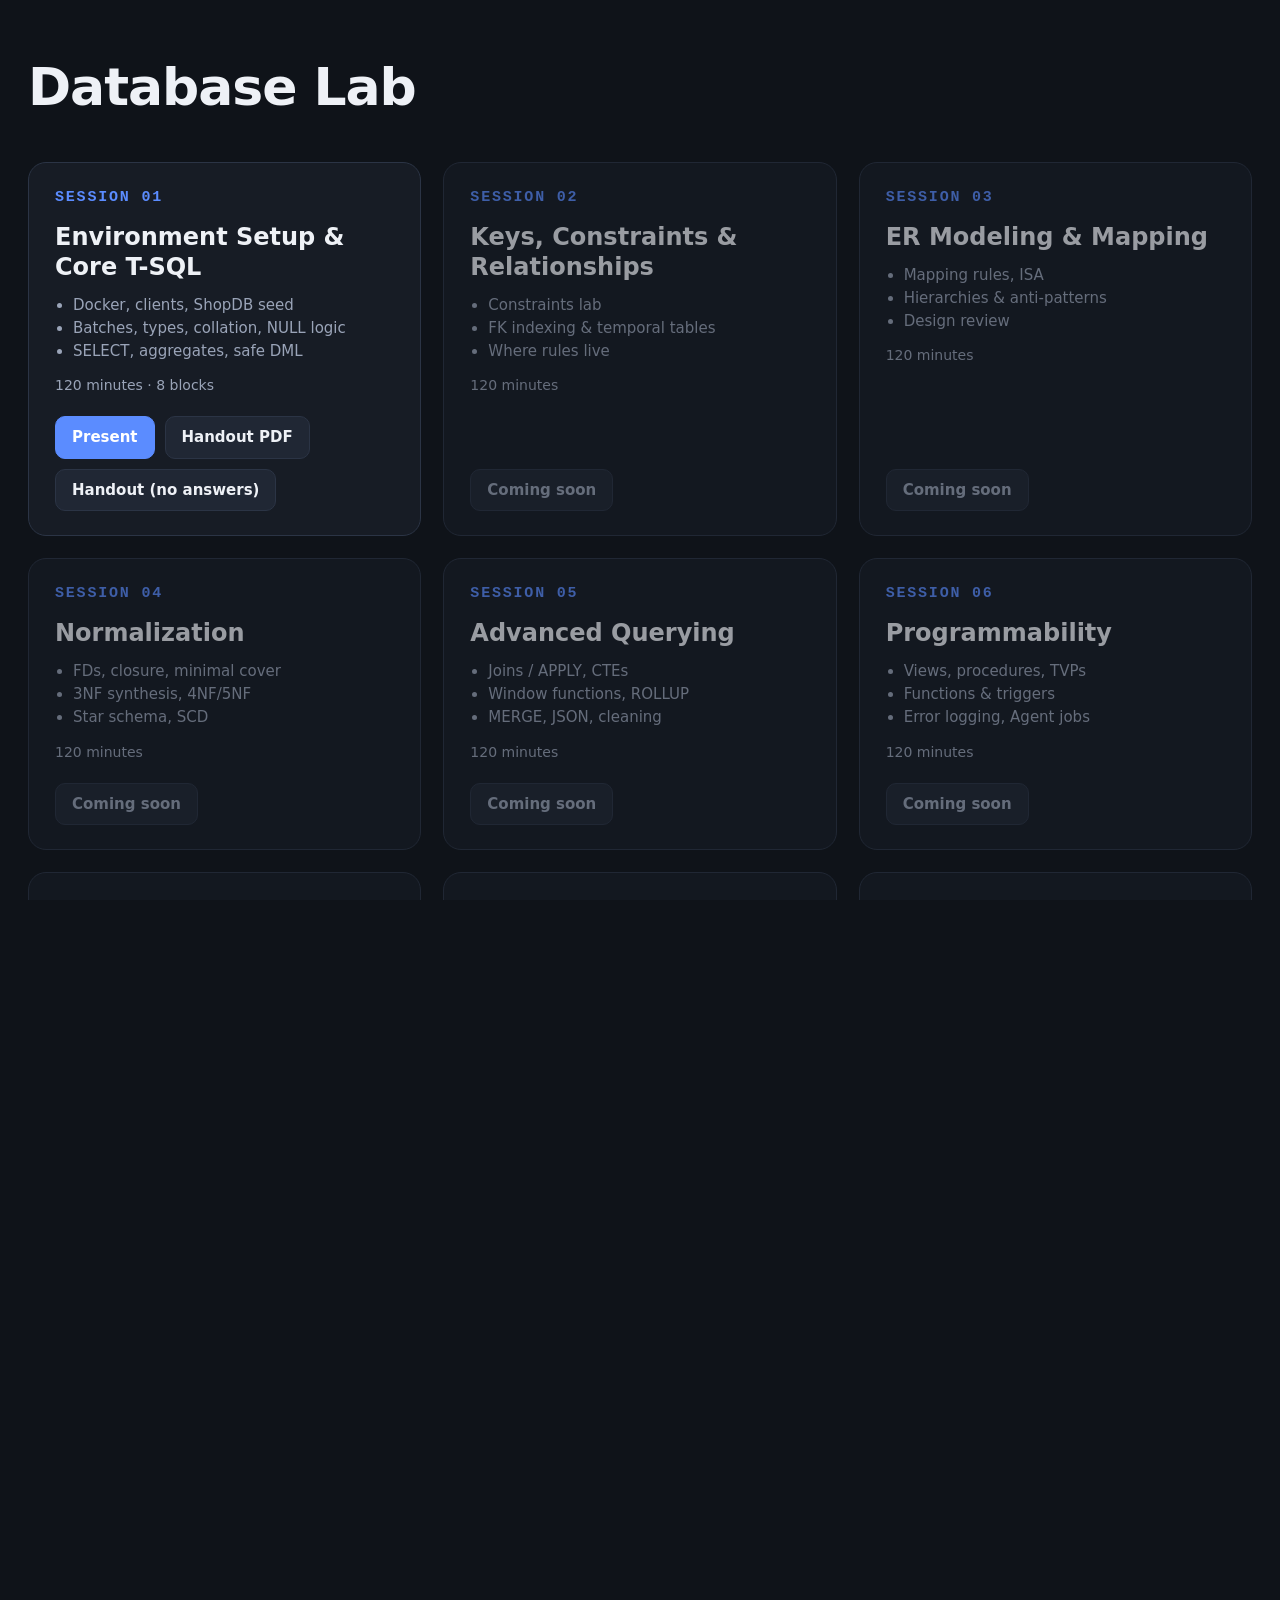
<file: index.html>
<!doctype html>
<html lang="en">
<head>
  <meta charset="utf-8">
  <meta name="viewport" content="width=device-width, initial-scale=1">
  <title>DB Lab — Interactive Session Decks</title>
  <link rel="stylesheet" href="assets/theme.css">
  <style>
    body { overflow: auto; }
    .wrap { max-width: 1400px; margin: 0 auto; padding: 48px 28px 80px; }
    header h1 { font-size: clamp(34px, 5vw, 52px); margin: 0 0 8px; letter-spacing: -0.02em; }
    header p { color: var(--muted); font-size: 18px; margin: 0 0 6px; max-width: 900px; }
    .grid {
      display: grid;
      grid-template-columns: repeat(auto-fill, minmax(310px, 1fr));
      gap: 22px;
      margin-top: 36px;
    }
    .card {
      background: var(--surface);
      border: 1px solid var(--border);
      border-radius: var(--radius);
      padding: 24px 26px;
      display: flex;
      flex-direction: column;
      gap: 12px;
    }
    .card.soon { opacity: 0.62; }
    .card .num {
      font-family: var(--font-mono);
      font-size: 15px;
      font-weight: 700;
      letter-spacing: 0.12em;
      color: var(--primary);
      text-transform: uppercase;
    }
    .card h2 { margin: 0; font-size: 24px; line-height: 1.25; }
    .card ul { margin: 0; padding-left: 18px; color: var(--muted); font-size: 15px; line-height: 1.55; }
    .card .dur { font-size: 14px; color: var(--muted); }
    .actions { display: flex; flex-wrap: wrap; gap: 10px; margin-top: auto; padding-top: 8px; }
    .actions a, .actions span.btn {
      font-size: 15px;
      font-weight: 600;
      text-decoration: none;
      border-radius: 10px;
      padding: 9px 16px;
      border: 1px solid var(--border);
      color: var(--text);
      background: var(--surface-2);
    }
    .actions a.primary { background: var(--primary); border-color: var(--primary); color: #fff; }
    .actions a:hover { border-color: var(--primary); }
    .actions span.btn { color: var(--muted); }
    section.help {
      margin-top: 56px;
      background: var(--surface);
      border: 1px solid var(--border);
      border-radius: var(--radius);
      padding: 28px 32px;
    }
    section.help h2 { margin: 0 0 14px; font-size: 26px; }
    .keys { display: grid; grid-template-columns: repeat(auto-fill, minmax(300px, 1fr)); gap: 8px 28px; }
    .keys div { font-size: 15px; color: var(--muted); }
    kbd {
      font-family: var(--font-mono);
      background: var(--surface-2);
      border: 1px solid var(--border);
      border-bottom-width: 3px;
      border-radius: 6px;
      padding: 1px 8px;
      font-size: 13px;
      color: var(--text);
      margin-right: 6px;
    }
    footer { margin-top: 40px; color: var(--muted); font-size: 14px; }
    code.inline { font-size: 0.92em; }
  </style>
</head>
<body>
  <div class="wrap">
    <header>
      <h1>Database Lab</h1>     
    </header>

    <main class="grid">
      <div class="card">
        <span class="num">Session 01</span>
        <h2>Environment Setup &amp; Core T-SQL</h2>
        <ul>
          <li>Docker, clients, ShopDB seed</li>
          <li>Batches, types, collation, NULL logic</li>
          <li>SELECT, aggregates, safe DML</li>
        </ul>
        <span class="dur">120 minutes · 8 blocks</span>
        <div class="actions">
          <a class="primary" href="sessions/01/index.html">Present</a>
          <a href="sessions/01/index.html?print=1">Handout PDF</a>
          <a href="sessions/01/index.html?print=1&amp;noanswers=1">Handout (no answers)</a>
        </div>
      </div>

      <div class="card soon">
        <span class="num">Session 02</span>
        <h2>Keys, Constraints &amp; Relationships</h2>
        <ul><li>Constraints lab</li><li>FK indexing &amp; temporal tables</li><li>Where rules live</li></ul>
        <span class="dur">120 minutes</span>
        <div class="actions"><span class="btn">Coming soon</span></div>
      </div>

      <div class="card soon">
        <span class="num">Session 03</span>
        <h2>ER Modeling &amp; Mapping</h2>
        <ul><li>Mapping rules, ISA</li><li>Hierarchies &amp; anti-patterns</li><li>Design review</li></ul>
        <span class="dur">120 minutes</span>
        <div class="actions"><span class="btn">Coming soon</span></div>
      </div>

      <div class="card soon">
        <span class="num">Session 04</span>
        <h2>Normalization</h2>
        <ul><li>FDs, closure, minimal cover</li><li>3NF synthesis, 4NF/5NF</li><li>Star schema, SCD</li></ul>
        <span class="dur">120 minutes</span>
        <div class="actions"><span class="btn">Coming soon</span></div>
      </div>

      <div class="card soon">
        <span class="num">Session 05</span>
        <h2>Advanced Querying</h2>
        <ul><li>Joins / APPLY, CTEs</li><li>Window functions, ROLLUP</li><li>MERGE, JSON, cleaning</li></ul>
        <span class="dur">120 minutes</span>
        <div class="actions"><span class="btn">Coming soon</span></div>
      </div>

      <div class="card soon">
        <span class="num">Session 06</span>
        <h2>Programmability</h2>
        <ul><li>Views, procedures, TVPs</li><li>Functions &amp; triggers</li><li>Error logging, Agent jobs</li></ul>
        <span class="dur">120 minutes</span>
        <div class="actions"><span class="btn">Coming soon</span></div>
      </div>

      <div class="card soon">
        <span class="num">Session 07</span>
        <h2>Transactions &amp; Concurrency</h2>
        <ul><li>Isolation, RCSI / SNAPSHOT</li><li>Write skew, deadlocks</li><li>Log mechanics, waits</li></ul>
        <span class="dur">120 minutes</span>
        <div class="actions"><span class="btn">Coming soon</span></div>
      </div>

      <div class="card soon">
        <span class="num">Session 08</span>
        <h2>Indexing &amp; Query Optimization</h2>
        <ul><li>Plans, lookups, sargability</li><li>Statistics, sniffing</li><li>Query Store, joins</li></ul>
        <span class="dur">120 minutes</span>
        <div class="actions"><span class="btn">Coming soon</span></div>
      </div>

      <div class="card soon">
        <span class="num">Session 09</span>
        <h2>Security, Backup &amp; Recovery</h2>
        <ul><li>Roles, RLS, masking</li><li>Injection lab, audit</li><li>Point-in-time restore</li></ul>
        <span class="dur">120 minutes</span>
        <div class="actions"><span class="btn">Coming soon</span></div>
      </div>

      <div class="card soon">
        <span class="num">Session 10</span>
        <h2>NoSQL Intro &amp; MongoDB</h2>
        <ul><li>Models, CAP / PACELC</li><li>Aggregation, patterns</li><li>Migrating ShopDB</li></ul>
        <span class="dur">120 minutes</span>
        <div class="actions"><span class="btn">Coming soon</span></div>
      </div>

      <div class="card soon">
        <span class="num">Session 11</span>
        <h2>Redis, Neo4j &amp; Comparison</h2>
        <ul><li>Cache patterns</li><li>Cypher, graph tables</li><li>Polyglot persistence</li></ul>
        <span class="dur">120 minutes</span>
        <div class="actions"><span class="btn">Coming soon</span></div>
      </div>

      <div class="card soon">
        <span class="num">Session 12</span>
        <h2>ORM (EF Core) &amp; Wrap-up</h2>
        <ul><li>EF Core &amp; migrations</li><li>Concurrency, testing</li><li>Final project</li></ul>
        <span class="dur">120 minutes</span>
        <div class="actions"><span class="btn">Coming soon</span></div>
      </div>
    </main>

    <section class="help">
      <h2>How to present — cheat sheet</h2>
      <div class="keys">
        <div><kbd>→</kbd><kbd>Space</kbd><kbd>Enter</kbd> next slide / reveal next step</div>
        <div><kbd>←</kbd><kbd>Backspace</kbd> previous step (answers hide again)</div>
        <div><kbd>O</kbd> or <kbd>Esc</kbd> overview of all slides</div>
        <div><kbd>G</kbd> go to slide number · <kbd>Home</kbd>/<kbd>End</kbd> first/last</div>
        <div><kbd>H</kbd> reveal next hint (never advances the slide)</div>
        <div><kbd>Shift</kbd>+<kbd>T</kbd> thinking timer on a challenge</div>
        <div><kbd>T</kbd> theme · <kbd>F</kbd> fullscreen · <kbd>N</kbd> presenter notes</div>
        <div><kbd>S</kbd> lesson clock · <kbd>C</kbd> Core-only mode (hide Extended)</div>
        <div><kbd>B</kbd> or <kbd>.</kbd> blank the screen · <kbd>?</kbd> this help</div>
        <div>URL deep links: <code class="inline">#/12</code> and <code class="inline">#/12/1</code></div>
        <div>Print: add <code class="inline">?print=1</code> (&amp;<code class="inline">noanswers=1</code> for students)</div>
        <div>Overflow check: add <code class="inline">?debug=1</code></div>
      </div>
    </section>

    <footer>
     
    </footer>
  </div>
</body>
</html>
</file>
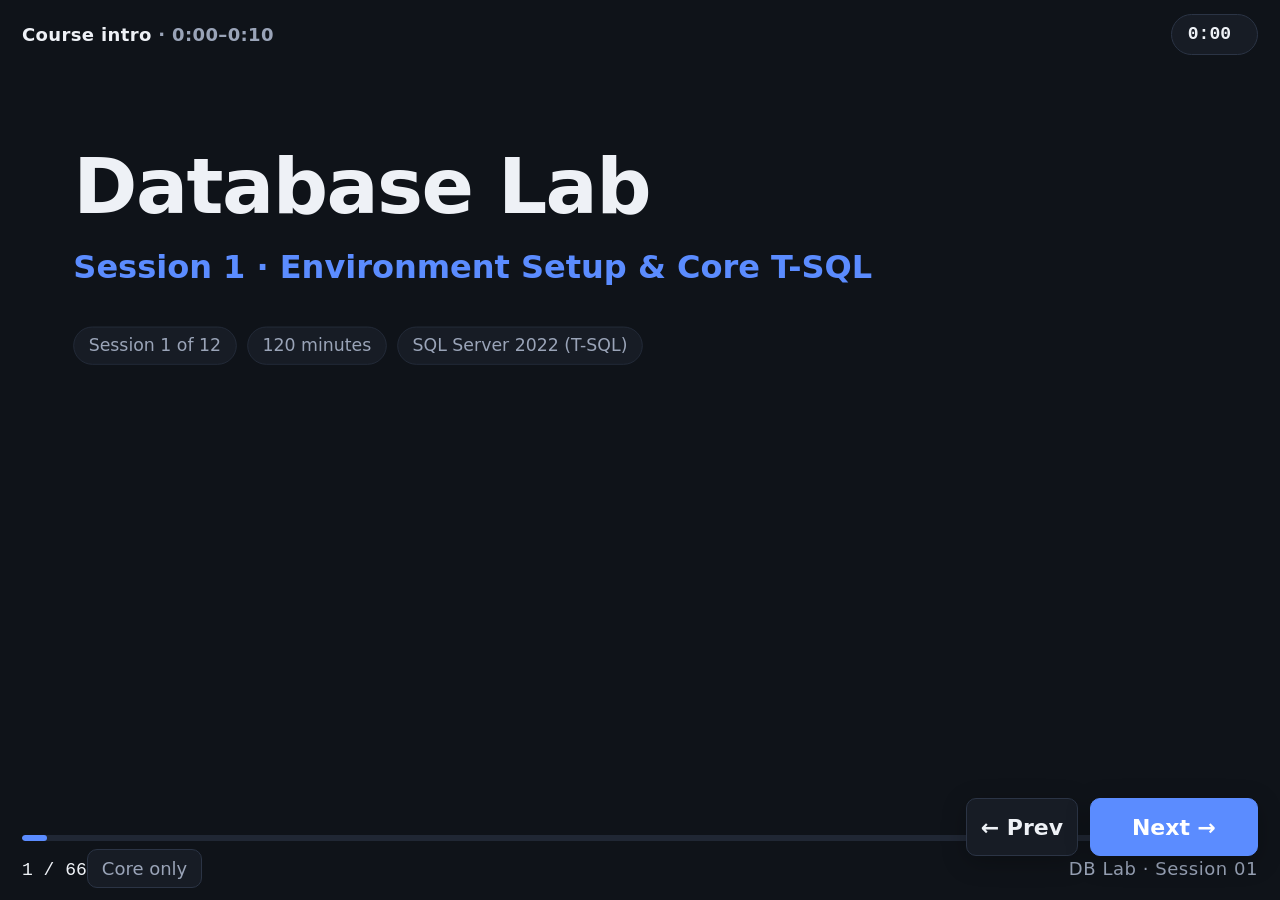
<file: sessions/01/index.html>
<!doctype html>
<html lang="en">
<head>
  <meta charset="utf-8">
  <meta name="viewport" content="width=device-width, initial-scale=1">
  <title>Session 01 · Environment Setup &amp; Core T-SQL — DB Lab</title>
  <link rel="stylesheet" href="../../assets/theme.css">
  <link rel="stylesheet" href="../../assets/slides.css">
</head>
<body>
  <div id="app"></div>
  <noscript>This presentation needs JavaScript.</noscript>
  <script src="deck.js"></script>
  <script src="../../assets/syntax.js"></script>
  <script src="../../assets/engine.js"></script>
</body>
</html>
</file>
<file: assets/theme.css>
/* theme.css — design tokens, typography, base layout
   Dark is the default; <html data-theme="light"> switches.
   Stage authoring size: 1920 x 1080. */

:root {
  color-scheme: dark;

  /* color roles — dark */
  --bg: #0f1319;
  --surface: #171c25;
  --surface-2: #202734;
  --text: #eef1f6;
  --muted: #9aa4b8;
  --border: #2b3445;
  --primary: #5b8cff;
  --primary-soft: rgba(91, 140, 255, 0.14);
  --question: #ffb547;
  --question-soft: rgba(255, 181, 71, 0.13);
  --answer: #3ddc97;
  --answer-soft: rgba(61, 220, 151, 0.12);
  --warn: #ff6b6b;
  --warn-soft: rgba(255, 107, 107, 0.12);
  --pg: #9a8cff;
  --mysql: #2ec4b6;
  --nosql: #e8a2d0;

  /* syntax (muted, consistent across languages) */
  --syn-keyword: #7aa2ff;
  --syn-type: #6fd3e0;
  --syn-string: #7fd88f;
  --syn-number: #ffb547;
  --syn-comment: #7f8aa0;
  --syn-operator: #c3cbdb;
  --syn-fn: #c792ea;
  --syn-var: #ff9db8;

  /* type */
  --font-sans: system-ui, -apple-system, "Segoe UI", Roboto, "Helvetica Neue",
    Arial, "Noto Sans", sans-serif;
  --font-mono: ui-monospace, "Cascadia Mono", "Source Code Pro", Consolas,
    "SF Mono", Menlo, Monaco, "Liberation Mono", monospace;

  /* geometry */
  --radius: 18px;
  --radius-sm: 10px;
  --stage-w: 1920px;
  --stage-h: 1080px;

  /* motion */
  --t-fast: 150ms;
  --t-med: 200ms;
  --ease: cubic-bezier(0.2, 0.6, 0.3, 1);
}

:root[data-theme="light"] {
  color-scheme: light;
  --bg: #f7f8fa;
  --surface: #ffffff;
  --surface-2: #eef1f5;
  --text: #151a22;
  --muted: #5a6475;
  --border: #d7dde6;
  --primary: #2f62e8;
  --primary-soft: rgba(47, 98, 232, 0.1);
  --question: #b86e00;
  --question-soft: rgba(184, 110, 0, 0.1);
  --answer: #0f8a5a;
  --answer-soft: rgba(15, 138, 90, 0.1);
  --warn: #c43a3a;
  --warn-soft: rgba(196, 58, 58, 0.1);
  --pg: #6c5ce0;
  --mysql: #0f8f85;
  --nosql: #b9558f;

  --syn-keyword: #2f62e8;
  --syn-type: #0f7f8c;
  --syn-string: #1a7f37;
  --syn-number: #a35c00;
  --syn-comment: #6a7385;
  --syn-operator: #444c5e;
  --syn-fn: #8250df;
  --syn-var: #b3325c;
}

* { box-sizing: border-box; }

html, body {
  margin: 0;
  padding: 0;
  height: 100%;
  overflow: hidden;
}

body {
  background: var(--bg);
  color: var(--text);
  font-family: var(--font-sans);
  font-size: 16px;
  line-height: 1.5;
  -webkit-font-smoothing: antialiased;
}

button {
  font-family: inherit;
  font-size: inherit;
  color: inherit;
  background: var(--surface);
  border: 1px solid var(--border);
  border-radius: var(--radius-sm);
  padding: 8px 14px;
  cursor: pointer;
  transition: background var(--t-fast) var(--ease),
    border-color var(--t-fast) var(--ease);
}
button:hover { background: var(--surface-2); border-color: var(--primary); }
button:active { transform: translateY(1px); }

:focus-visible {
  outline: 3px solid var(--primary);
  outline-offset: 2px;
}

code, pre, .mono { font-family: var(--font-mono); }

code.inline {
  background: var(--surface-2);
  border: 1px solid var(--border);
  border-radius: 6px;
  padding: 1px 8px;
  font-size: 0.92em;
  white-space: nowrap;
}

.sr-only {
  position: absolute;
  width: 1px; height: 1px;
  margin: -1px; padding: 0;
  overflow: hidden;
  clip: rect(0 0 0 0);
  white-space: nowrap;
  border: 0;
}

/* DBMS tags — colored text only, no logos */
.tag {
  display: inline-block;
  font-size: 22px;
  font-weight: 700;
  letter-spacing: 0.04em;
  text-transform: uppercase;
  padding: 3px 12px;
  border-radius: 999px;
  border: 1px solid currentColor;
}
.tag.mssql { color: var(--primary); background: var(--primary-soft); }
.tag.pg    { color: var(--pg);       background: color-mix(in srgb, var(--pg) 12%, transparent); }
.tag.my    { color: var(--mysql);    background: color-mix(in srgb, var(--mysql) 12%, transparent); }
.tag.nosql { color: var(--nosql);    background: color-mix(in srgb, var(--nosql) 12%, transparent); }

@media (prefers-reduced-motion: reduce) {
  * {
    animation-duration: 0.001ms !important;
    animation-iteration-count: 1 !important;
    transition-duration: 0.001ms !important;
  }
}
</file>
<file: assets/slides.css>
/* slides.css — slide types, challenge states, chrome, overlays, print */

/* ---------- stage & scaling ---------- */
.app { position: fixed; inset: 0; }

.stage-wrap {
  position: absolute;
  inset: 0;
  display: flex;
  align-items: center;
  justify-content: center;
}

.stage {
  width: var(--stage-w);
  height: var(--stage-h);
  flex: none;
  position: relative;
  background: var(--bg);
  transform-origin: center center;
}

.slide {
  position: absolute;
  inset: 0;
  padding: 84px 110px 64px;
  display: flex;
  flex-direction: column;
  overflow: hidden;
  animation: slide-in var(--t-med) var(--ease) both;
}

.slide-body { transform-origin: top left; }

.fit-badge {
  position: absolute;
  right: 20px;
  bottom: 14px;
  font-family: var(--font-mono);
  font-size: 22px;
  font-weight: 700;
  color: var(--warn);
  background: var(--surface-2);
  border: 1px solid var(--warn);
  border-radius: 8px;
  padding: 4px 10px;
  pointer-events: none;
}

@keyframes slide-in {
  from { opacity: 0; transform: translateY(12px); }
  to   { opacity: 1; transform: translateY(0); }
}

.kicker {
  font-size: 26px;
  font-weight: 700;
  letter-spacing: 0.08em;
  text-transform: uppercase;
  color: var(--primary);
  margin-bottom: 14px;
}
.kicker .tier-mark { color: var(--question); margin-left: 14px; }

.slide h2 {
  font-size: 64px;
  line-height: 1.12;
  font-weight: 750;
  margin: 0 0 34px;
  letter-spacing: -0.01em;
}

.slide .lead { font-size: 40px; color: var(--muted); margin: -14px 0 30px; }

/* ---------- chrome: top bar, footer, nav ---------- */
.topbar {
  position: fixed;
  top: 0; left: 0; right: 0;
  display: flex;
  justify-content: space-between;
  align-items: center;
  padding: 14px 22px;
  font-size: 18px;
  color: var(--muted);
  pointer-events: none;
  z-index: 30;
}
.topbar .section-label { font-weight: 600; letter-spacing: 0.02em; }
.topbar .section-label b { color: var(--text); }

.clock {
  pointer-events: auto;
  display: inline-flex;
  gap: 10px;
  align-items: center;
  background: var(--surface);
  border: 1px solid var(--border);
  border-radius: 999px;
  padding: 6px 16px;
  font-family: var(--font-mono);
  font-size: 18px;
  color: var(--text);
}
.clock .chip { font-weight: 700; }
.clock .delta.ok   { color: var(--answer); }
.clock .delta.late { color: var(--warn); }
.clock .delta.early{ color: var(--primary); }

.footer {
  position: fixed;
  left: 0; right: 0; bottom: 0;
  z-index: 30;
  padding: 0 22px 12px;
  pointer-events: none;
}
.progress {
  height: 6px;
  background: var(--surface-2);
  border-radius: 3px;
  overflow: hidden;
  margin-bottom: 8px;
}
.progress > i {
  display: block;
  height: 100%;
  background: var(--primary);
  border-radius: 3px;
  transition: width var(--t-med) var(--ease);
}
.footer-row {
  display: flex;
  justify-content: space-between;
  align-items: center;
  font-size: 18px;
  color: var(--muted);
}
.footer-row .counter { font-family: var(--font-mono); color: var(--text); }
.footer-row .brand { letter-spacing: 0.03em; }

.badge-tier {
  font-size: 15px;
  font-weight: 800;
  letter-spacing: 0.1em;
  color: var(--question);
  border: 1px solid var(--question);
  background: var(--question-soft);
  padding: 2px 10px;
  border-radius: 999px;
  margin-left: 12px;
}

.nav {
  position: fixed;
  right: 22px;
  bottom: 44px;
  display: flex;
  gap: 12px;
  z-index: 40;
}
.nav button {
  min-height: 58px;
  min-width: 110px;
  font-size: 22px;
  font-weight: 700;
  background: var(--surface);
  box-shadow: 0 6px 24px rgba(0, 0, 0, 0.25);
}
.nav button.next {
  min-width: 168px;
  background: var(--primary);
  border-color: var(--primary);
  color: #fff;
}
.nav button.next:hover { filter: brightness(1.1); }

/* ---------- title ---------- */
.slide.title-slide { justify-content: center; }
.slide.title-slide h1 {
  font-size: 116px;
  line-height: 1.04;
  font-weight: 800;
  letter-spacing: -0.02em;
  margin: 0 0 24px;
}
.slide.title-slide .subtitle {
  font-size: 48px;
  color: var(--primary);
  font-weight: 600;
  margin-bottom: 54px;
}
.meta-row { display: flex; gap: 16px; flex-wrap: wrap; }
.meta-row span {
  font-size: 26px;
  color: var(--muted);
  border: 1px solid var(--border);
  background: var(--surface);
  border-radius: 999px;
  padding: 8px 22px;
}

/* ---------- section divider ---------- */
.slide.section-slide { justify-content: center; }
.slide.section-slide h2 { font-size: 92px; margin-bottom: 26px; }
.slide.section-slide .blurb { font-size: 40px; color: var(--muted); max-width: 1400px; }
.section-rule {
  width: 150px; height: 8px;
  background: var(--primary);
  border-radius: 4px;
  margin-bottom: 40px;
}

/* ---------- bullets ---------- */
.bullets { list-style: none; margin: 0; padding: 0; display: grid; gap: 26px; }
.bullets li {
  position: relative;
  padding-left: 52px;
  font-size: 40px;
  line-height: 1.4;
}
.bullets li::before {
  content: "";
  position: absolute;
  left: 6px; top: 20px;
  width: 20px; height: 20px;
  border-radius: 6px;
  background: var(--primary);
}
.bullets li .sub {
  display: grid;
  gap: 8px;
  margin-top: 12px;
  font-size: 32px;
  color: var(--muted);
}
.bullets li .sub span { padding-left: 30px; position: relative; }
.bullets li .sub span::before {
  content: "–";
  position: absolute; left: 0;
  color: var(--primary);
}
.step-hidden { opacity: 0; visibility: hidden; }
.step-shown { animation: fade-up var(--t-med) var(--ease) both; }
@keyframes fade-up {
  from { opacity: 0; transform: translateY(10px); }
  to   { opacity: 1; transform: translateY(0); }
}

/* ---------- code ---------- */
pre.code {
  margin: 0;
  background: var(--surface-2);
  border: 1px solid var(--border);
  border-radius: var(--radius);
  padding: 30px 36px;
  font-size: 30px;
  line-height: 1.5;
  overflow: hidden;
  tab-size: 2;
}
pre.code .cl { display: block; white-space: pre; transition: opacity var(--t-fast) linear; }
pre.code.steps .cl { opacity: 0.35; }
pre.code.steps .cl.hot { opacity: 1; }
.caption-chip {
  display: inline-block;
  margin-top: 18px;
  font-size: 26px;
  color: var(--muted);
  background: var(--surface);
  border: 1px solid var(--border);
  border-radius: 999px;
  padding: 8px 20px;
}
.code-lang {
  float: right;
  font-size: 20px;
  letter-spacing: 0.08em;
  text-transform: uppercase;
  color: var(--muted);
}

/* syntax tokens */
.tok-keyword { color: var(--syn-keyword); font-weight: 600; }
.tok-type    { color: var(--syn-type); }
.tok-string  { color: var(--syn-string); }
.tok-number  { color: var(--syn-number); }
.tok-comment { color: var(--syn-comment); font-style: italic; }
.tok-operator{ color: var(--syn-operator); }
.tok-function{ color: var(--syn-fn); }
.tok-variable{ color: var(--syn-var); }

/* ---------- tables ---------- */
table.grid {
  width: 100%;
  border-collapse: collapse;
  font-size: 32px;
  background: var(--surface);
  border: 1px solid var(--border);
  border-radius: var(--radius);
  overflow: hidden;
}
table.grid th, table.grid td {
  border-bottom: 1px solid var(--border);
  padding: 18px 26px;
  text-align: left;
  vertical-align: top;
}
table.grid th {
  background: var(--surface-2);
  font-size: 26px;
  text-transform: uppercase;
  letter-spacing: 0.06em;
  color: var(--muted);
}
table.grid tr:last-child td { border-bottom: 0; }
table.grid tr:nth-child(even) td { background: color-mix(in srgb, var(--surface-2) 55%, transparent); }
table.grid td.num { text-align: right; font-family: var(--font-mono); }
table.grid td.mono, table.grid th.mono { font-family: var(--font-mono); }
table.grid .rowlabel { font-weight: 700; }
caption, .table-caption {
  caption-side: bottom;
  text-align: left;
  font-size: 26px;
  color: var(--muted);
  padding-top: 16px;
}
.null-cell { color: var(--muted); font-style: italic; }

/* result block */
.result-wrap { margin-top: 26px; }
.result-label {
  font-size: 22px;
  text-transform: uppercase;
  letter-spacing: 0.1em;
  color: var(--answer);
  font-weight: 700;
  margin-bottom: 10px;
}
table.result {
  width: 100%;
  border-collapse: collapse;
  font-family: var(--font-mono);
  font-size: 25px;
  background: var(--surface);
  border: 1px solid var(--border);
  border-radius: var(--radius-sm);
  overflow: hidden;
}
table.result th, table.result td {
  padding: 9px 18px;
  border-bottom: 1px solid var(--border);
  text-align: left;
}
table.result th {
  background: var(--surface-2);
  color: var(--muted);
  font-size: 22px;
}
table.result tr:last-child td { border-bottom: 0; }
table.result tr:nth-child(even) td { background: color-mix(in srgb, var(--surface-2) 55%, transparent); }
table.result td.num { text-align: right; }
table.result.empty td { color: var(--muted); font-style: italic; }

/* ---------- split ---------- */
.split {
  display: grid;
  grid-template-columns: 1fr 1fr;
  gap: 56px;
  align-items: start;
  flex: 1;
  min-height: 0;
}
.split .right pre.code { font-size: 28px; }
.split .panel {
  background: var(--surface);
  border: 1px solid var(--border);
  border-radius: var(--radius);
  padding: 34px 40px;
}
.split .panel h3 { margin: 0 0 20px; font-size: 34px; }

/* ---------- diagram ---------- */
.diagram { flex: 1; display: flex; align-items: center; justify-content: center; min-height: 0; }
.diagram svg { width: 100%; height: 100%; }

/* ---------- compare (dialect corner) ---------- */
.compare {
  width: 100%;
  border-collapse: collapse;
  font-size: 30px;
  background: var(--surface);
  border: 1px solid var(--border);
  border-radius: var(--radius);
  overflow: hidden;
}
.compare th, .compare td {
  padding: 18px 24px;
  border-bottom: 1px solid var(--border);
  text-align: left;
  vertical-align: top;
}
.compare thead th {
  background: var(--surface-2);
  font-size: 26px;
  text-transform: uppercase;
  letter-spacing: 0.05em;
}
.compare thead th.primary, .compare tbody td.primary {
  background: var(--primary-soft);
}
.compare thead th.primary { color: var(--primary); }
.compare tbody th.rowlabel { font-weight: 700; width: 300px; background: var(--surface-2); }
.compare tr:last-child td, .compare tr:last-child th { border-bottom: 0; }
.compare .cell-code { font-family: var(--font-mono); font-size: 27px; }
tr.row-hidden { display: none; }
tr.row-shown { animation: fade-up var(--t-med) var(--ease) both; }

/* ---------- timeline ---------- */
.timeline { display: grid; gap: 22px; flex: 1; align-content: start; min-height: 0; }
.timeline .lane-labels {
  display: grid;
  grid-template-columns: 1fr 1fr;
  gap: 22px;
}
.timeline .lane-labels span {
  font-size: 28px;
  font-weight: 700;
  color: var(--primary);
  text-transform: uppercase;
  letter-spacing: 0.06em;
}
.tl-step {
  display: grid;
  grid-template-columns: 1fr 1fr;
  gap: 22px;
}
.tl-step .tl-cell { min-width: 0; }
.tl-step .tl-cell.spacer { visibility: hidden; }
.tl-card {
  background: var(--surface);
  border: 1px solid var(--border);
  border-left: 6px solid var(--primary);
  border-radius: var(--radius-sm);
  padding: 16px 22px;
}
.tl-card pre { margin: 0; font-size: 26px; line-height: 1.45; white-space: pre; }
.tl-result {
  display: inline-block;
  margin-top: 10px;
  font-family: var(--font-mono);
  font-size: 26px;
  color: var(--answer);
  background: var(--answer-soft);
  border: 1px solid var(--answer);
  border-radius: 8px;
  padding: 3px 14px;
}
.tl-result.pending { color: var(--question); border-color: var(--question); background: var(--question-soft); }
.tl-say { font-size: 26px; color: var(--muted); margin-top: 10px; }

/* ---------- demo ---------- */
.demo-switch {
  display: inline-flex;
  align-items: center;
  gap: 16px;
  font-size: 40px;
  font-weight: 700;
  color: var(--primary);
  background: var(--primary-soft);
  border: 2px solid var(--primary);
  border-radius: var(--radius);
  padding: 18px 34px;
  margin-bottom: 34px;
  align-self: flex-start;
}
.checklist { list-style: none; margin: 0; padding: 0; display: grid; gap: 22px; }
.checklist li {
  display: grid;
  grid-template-columns: 56px 1fr;
  gap: 22px;
  align-items: start;
  font-size: 36px;
  line-height: 1.4;
}
.checklist li .box {
  width: 44px; height: 44px;
  border: 3px solid var(--primary);
  border-radius: 10px;
  margin-top: 6px;
}

/* ---------- quiz ---------- */
.quiz-q { font-size: 46px; font-weight: 650; line-height: 1.35; margin-bottom: 40px; }
.quiz-options { display: grid; gap: 22px; list-style: none; padding: 0; margin: 0; }
.quiz-options li {
  display: grid;
  grid-template-columns: 74px 1fr;
  gap: 24px;
  align-items: center;
  font-size: 34px;
  background: var(--surface);
  border: 2px solid var(--border);
  border-radius: var(--radius);
  padding: 16px 24px;
}
.quiz-options li .opt-key {
  width: 56px; height: 56px;
  display: flex; align-items: center; justify-content: center;
  border-radius: 50%;
  background: var(--surface-2);
  border: 2px solid var(--border);
  font-weight: 800;
  font-size: 28px;
}
.quiz-answer li.correct { border-color: var(--answer); background: var(--answer-soft); }
.quiz-answer li.correct .opt-key { border-color: var(--answer); color: var(--answer); }
.quiz-answer li.wrong { border-color: var(--warn); opacity: 0.7; }
.explain-box {
  margin-top: 30px;
  font-size: 34px;
  line-height: 1.45;
  background: var(--answer-soft);
  border-left: 8px solid var(--answer);
  border-radius: 0 var(--radius-sm) var(--radius-sm) 0;
  padding: 22px 30px;
}

/* ---------- challenge ---------- */
.slide.challenge-slide { padding-bottom: 72px; }
.ch-accent {
  position: absolute;
  left: 0; top: 0; bottom: 0;
  width: 12px;
}
.stage-q .ch-accent { background: var(--question); }
.stage-a .ch-accent { background: var(--answer); }

.ch-head { display: flex; align-items: center; gap: 22px; margin-bottom: 18px; }
.ch-badge {
  font-size: 26px;
  font-weight: 800;
  letter-spacing: 0.12em;
  border-radius: 999px;
  padding: 8px 26px;
}
.stage-q .ch-badge { color: #1a1205; background: var(--question); }
.stage-a .ch-badge { color: #05261a; background: var(--answer); }
.ch-kind { font-size: 24px; color: var(--muted); text-transform: uppercase; letter-spacing: 0.1em; }
.pulse-dot {
  width: 18px; height: 18px;
  border-radius: 50%;
  background: var(--question);
  animation: pulse 1.6s ease-in-out infinite;
}
@keyframes pulse {
  0%, 100% { transform: scale(1); opacity: 1; }
  50% { transform: scale(1.5); opacity: 0.45; }
}
.ch-title { font-size: 54px; font-weight: 750; margin: 0 0 12px; }
.ch-prompt { font-size: 37px; line-height: 1.4; margin-bottom: 22px; }
.ch-context { display: flex; gap: 36px; align-items: flex-start; min-height: 0; }
.ch-context > * { flex: 1; min-width: 0; }
.ch-context pre.code { font-size: 28px; padding: 24px 30px; }
.ch-meta {
  display: flex;
  gap: 18px;
  align-items: center;
  margin-top: 30px;
  font-size: 26px;
  color: var(--muted);
}
.ch-meta .think { font-weight: 700; color: var(--question); }
.timer.running { color: var(--primary); border-color: var(--primary); }
.timer.done { color: var(--warn); border-color: var(--warn); }

.hint-btn { font-size: 24px; padding: 8px 18px; }
.hints { display: grid; gap: 14px; margin-top: 24px; }
.hint {
  font-size: 32px;
  line-height: 1.4;
  background: var(--question-soft);
  border-left: 8px solid var(--question);
  border-radius: 0 var(--radius-sm) var(--radius-sm) 0;
  padding: 18px 26px;
}
.hint .hint-n {
  font-weight: 800;
  color: var(--question);
  margin-right: 14px;
  font-size: 24px;
  letter-spacing: 0.08em;
}

/* stage-a layout: question shrinks, answer panel appears */
.slide.stage-a .ch-q-wrap {
  display: grid;
  grid-template-columns: 1fr;
  gap: 8px;
  padding-bottom: 24px;
  border-bottom: 2px solid var(--border);
  margin-bottom: 26px;
}
.slide.stage-a .ch-title { font-size: 34px; margin-bottom: 8px; }
.slide.stage-a .ch-prompt { font-size: 29px; margin-bottom: 0; }
.slide.stage-a .ch-context { display: none; }
.slide.stage-a .ch-meta, .slide.stage-a .hints { display: none; }

.answer-panel {
  flex: 1;
  min-height: 0;
  display: flex;
  flex-direction: column;
  gap: 22px;
  overflow: hidden;
  animation: fade-up var(--t-med) var(--ease) both;
}
.answer-panel pre.code { font-size: 25px; padding: 18px 24px; }
.answer-cols { display: grid; grid-template-columns: 1.15fr 1fr; gap: 30px; min-height: 0; }
.answer-col { display: grid; gap: 22px; align-content: start; min-width: 0; }
.answer-text { font-size: 31px; line-height: 1.45; }
.explain-list { margin: 0; padding-left: 40px; font-size: 29px; line-height: 1.4; display: grid; gap: 10px; }
.pitfalls {
  font-size: 28px;
  line-height: 1.4;
  background: var(--warn-soft);
  border-left: 8px solid var(--warn);
  border-radius: 0 var(--radius-sm) var(--radius-sm) 0;
  padding: 18px 26px;
}
.pitfalls b { color: var(--warn); }
.alt-tabs { display: flex; gap: 12px; }
.alt-tabs button { font-size: 24px; padding: 6px 16px; }
.alt-tabs button[aria-selected="true"] {
  background: var(--primary-soft);
  border-color: var(--primary);
  color: var(--primary);
}
.alt-body { display: none; }
.alt-body.active { display: block; }
.answer-options { list-style: none; padding: 0; margin: 0; display: grid; gap: 14px; font-size: 32px; }
.answer-options li {
  display: grid; grid-template-columns: 54px 1fr; gap: 18px; align-items: center;
  background: var(--surface); border: 2px solid var(--border);
  border-radius: var(--radius-sm); padding: 14px 22px;
}
.answer-options li.correct { border-color: var(--answer); background: var(--answer-soft); }
.answer-options li .opt-key { font-weight: 800; color: var(--muted); }
.order-list { margin: 0; padding-left: 46px; font-size: 34px; line-height: 1.5; display: grid; gap: 10px; }

/* ---------- schema chip ---------- */
.schema-chip {
  background: var(--surface);
  border: 1px solid var(--border);
  border-radius: var(--radius);
  padding: 24px 28px;
  display: grid;
  gap: 16px;
  font-size: 25px;
}
.schema-chip .chip-title {
  font-size: 22px;
  text-transform: uppercase;
  letter-spacing: 0.1em;
  color: var(--muted);
  font-weight: 700;
}
.schema-chip table { width: 100%; border-collapse: collapse; font-family: var(--font-mono); }
.schema-chip td { padding: 6px 10px; vertical-align: top; }
.schema-chip .tbl-name { color: var(--primary); font-weight: 700; white-space: nowrap; }
.schema-chip .pk { color: var(--question); font-weight: 700; }
.schema-chip .fk { color: var(--pg); font-weight: 600; }
.schema-chip .cols { color: var(--muted); }

/* ---------- recap / homework / end ---------- */
.end-slide { justify-content: center; }
.end-slide h2 { font-size: 96px; }
.end-next {
  font-size: 44px;
  color: var(--primary);
  font-weight: 700;
  margin-top: 30px;
}
.due-chip {
  display: inline-block;
  margin-top: 34px;
  font-size: 30px;
  color: var(--question);
  border: 2px solid var(--question);
  background: var(--question-soft);
  border-radius: 999px;
  padding: 10px 28px;
  font-weight: 700;
}

/* ---------- overlays ---------- */
.overlay {
  position: fixed;
  inset: 0;
  z-index: 60;
  background: color-mix(in srgb, var(--bg) 92%, transparent);
  overflow: auto;
  padding: 40px;
}
.overlay[hidden] { display: none; }
.overlay h2 { font-size: 34px; margin: 0 0 24px; }
.overlay .close-hint { color: var(--muted); font-size: 20px; }

.ov-grid { display: flex; flex-wrap: wrap; gap: 26px; }
.ov-group { width: 100%; }
.ov-group h3 {
  font-size: 22px;
  text-transform: uppercase;
  letter-spacing: 0.1em;
  color: var(--muted);
  margin: 18px 0 10px;
  border-bottom: 1px solid var(--border);
  padding-bottom: 6px;
}
.ov-items { display: flex; flex-wrap: wrap; gap: 16px; }
.ov-thumb {
  position: relative;
  width: 260px;
  height: 146px;
  border: 2px solid var(--border);
  border-radius: 10px;
  overflow: hidden;
  background: var(--surface);
  padding: 0;
}
.ov-thumb:hover { border-color: var(--primary); }
.ov-thumb.current { border-color: var(--question); box-shadow: 0 0 0 3px var(--question-soft); }
.ov-thumb .stage-mini {
  display: block;
  width: var(--stage-w);
  height: var(--stage-h);
  transform: scale(0.1354167); /* 260 / 1920 */
  transform-origin: top left;
  position: relative;
  pointer-events: none;
}
.ov-thumb .ov-num {
  position: absolute;
  left: 6px; top: 4px;
  z-index: 2;
  font-size: 16px;
  font-weight: 800;
  color: #fff;
  background: rgba(0, 0, 0, 0.55);
  border-radius: 6px;
  padding: 1px 8px;
}

.notes-panel, .help-panel {
  position: fixed;
  left: 50%;
  bottom: 40px;
  transform: translateX(-50%);
  width: min(1100px, 92vw);
  max-height: 46vh;
  overflow: auto;
  z-index: 70;
  background: var(--surface);
  border: 2px solid var(--primary);
  border-radius: var(--radius);
  padding: 26px 34px;
  font-size: 24px;
  line-height: 1.5;
}
.notes-panel[hidden], .help-panel[hidden] { display: none; }
.notes-panel h2, .help-panel h2 { font-size: 24px; margin: 0 0 12px; color: var(--primary); }
.help-panel table { border-collapse: collapse; font-size: 22px; width: 100%; }
.help-panel td { padding: 5px 14px; border-bottom: 1px solid var(--border); }
.help-panel kbd {
  font-family: var(--font-mono);
  background: var(--surface-2);
  border: 1px solid var(--border);
  border-bottom-width: 3px;
  border-radius: 6px;
  padding: 1px 10px;
  font-size: 20px;
}

.blank-screen {
  position: fixed;
  inset: 0;
  z-index: 90;
  background: var(--bg);
  cursor: pointer;
}
.blank-screen[hidden] { display: none; }

/* ---------- ?debug=1 overflow marker ---------- */
.debug-overflow { outline: 4px solid var(--warn) !important; outline-offset: -4px; }

/* ---------- ?print=1 ---------- */
body.print-mode { overflow: auto; }
body.print-mode .topbar,
body.print-mode .footer,
body.print-mode .nav { display: none !important; }
body.print-mode .app { position: static; }
body.print-mode .stage-wrap { position: static; display: block; }
.print-page {
  width: var(--stage-w);
  height: var(--stage-h);
  position: relative;
  overflow: hidden;
  page-break-after: always;
  break-after: page;
  border-bottom: 1px solid var(--border);
}
.print-page .stage { transform: none !important; position: absolute; inset: 0; }
body.print-mode .slide { animation: none; }

@page {
  size: 1920px 1080px;
  margin: 0;
}

@media print {
  body.print-mode { background: #fff; }
  .print-page { border: 0; }
}
</file>
